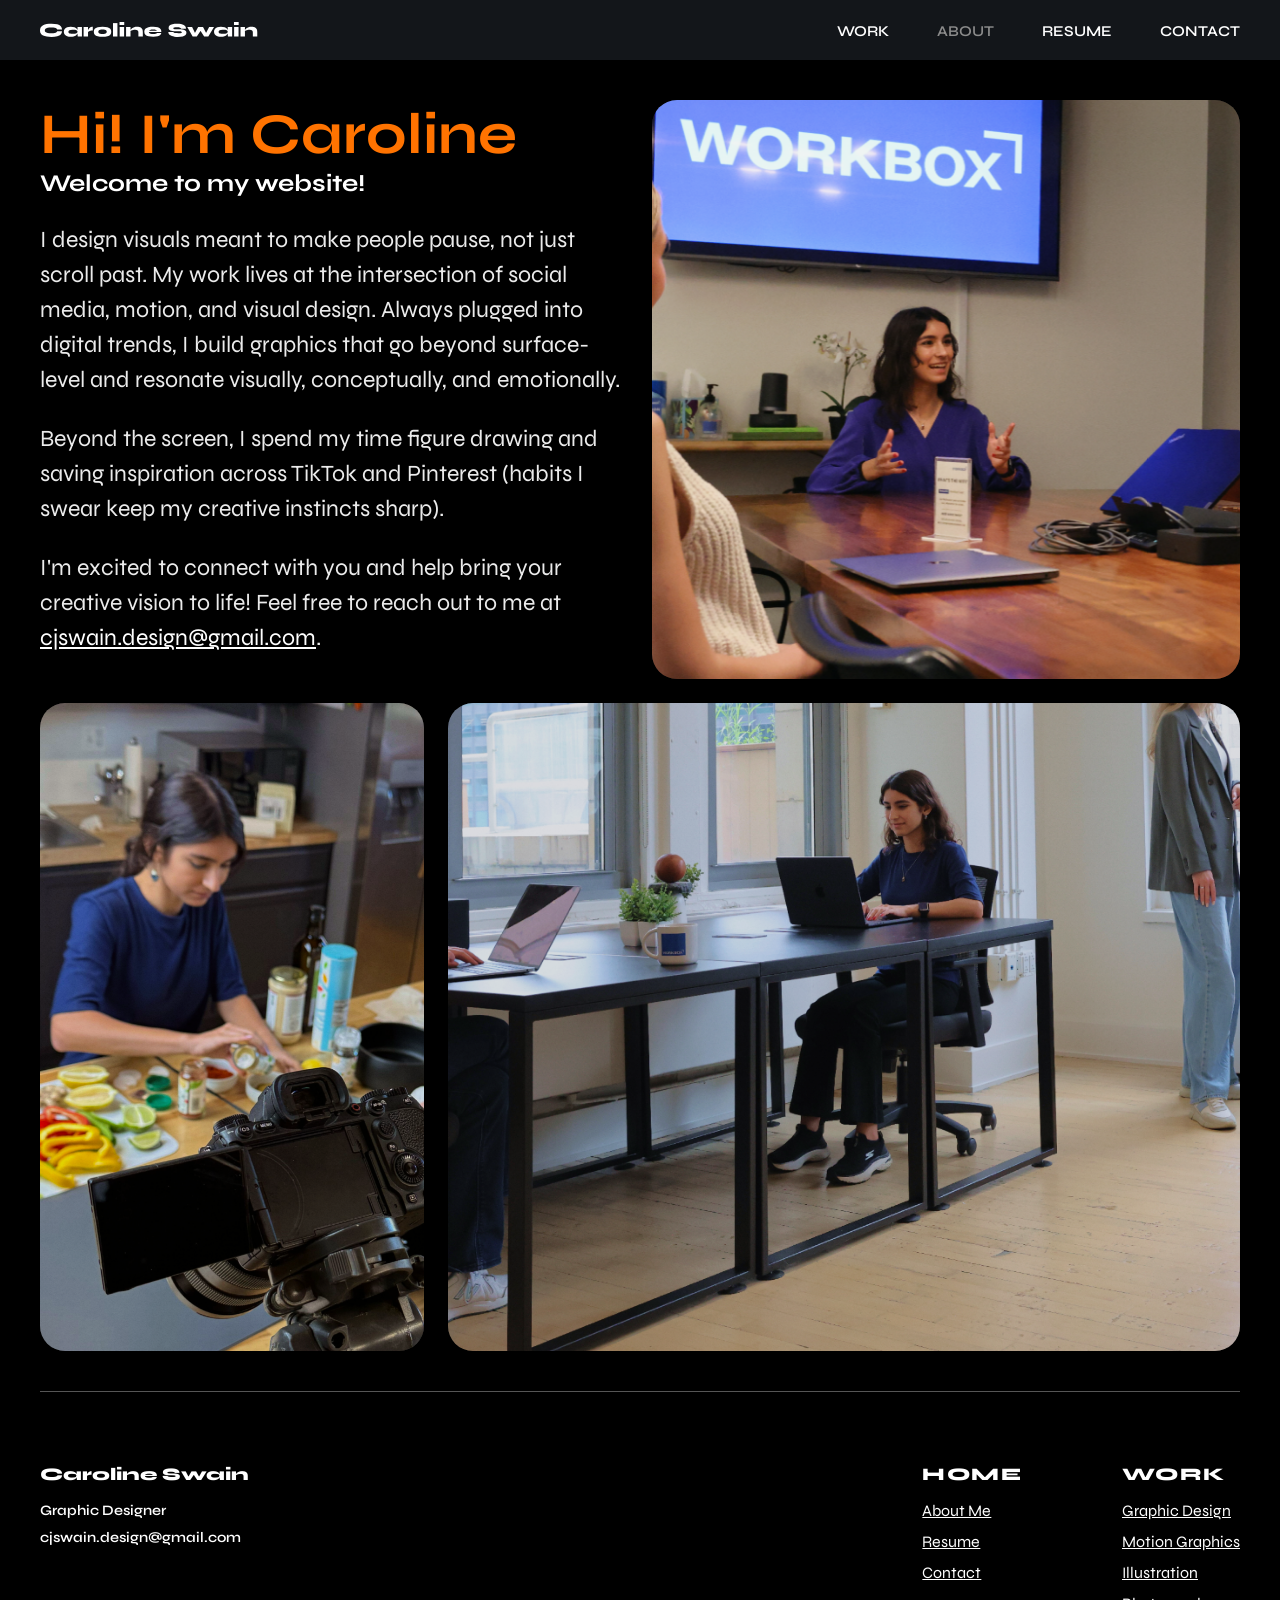
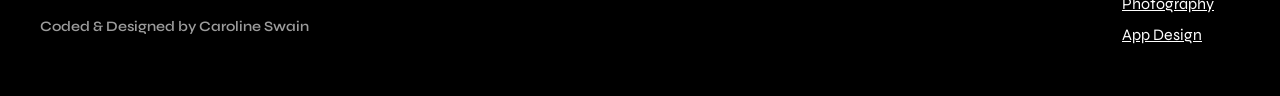
<file: about.html>
<!DOCTYPE html>
<html lang="en">
<head>
    <meta charset="UTF-8">
    <meta name="viewport" content="width=device-width, initial-scale=1.0">
    <title>Swain | About</title>
    <link rel="stylesheet" href="css/styles.css">

    <link rel="preconnect" href="https://fonts.googleapis.com">
    <link rel="preconnect" href="https://fonts.gstatic.com" crossorigin>
    <link href="https://fonts.googleapis.com/css2?family=Syne:wght@400..800&display=swap" rel="stylesheet">
</head>
<body>
      <header class="header">
        <div class = "header__content">
            <a href="index.html" class="logo">
                <img class="logo__image" src="assets/images/CarolineSwain.svg" alt="logo">
            </a>
             <nav class="nav">
             <ul class="nav__list">
                <li class="nav__item nav__item__dropdown">
                    <a href="index.html" class="nav__link nav__link--dropdown">WORK</a>
                    <ul class="dropdown">
                        <li><a href="project1.html">IT'S THAT SIMPLE</a></li>
                        <li><a href="project2.html">LOVET: VET CARE</a></li>
                        <li><a href="project3.html">GELETKA+</a></li>
                    </ul>
                </li>
                    <li class ="nav__item">
                    <a href="about.html" class="nav__link nav__link--active">ABOUT</a>
                 </li>
                    <li class ="nav__item">
                    <a href="resume.html" class="nav__link">RESUME</a>
                 </li>
                    <li class ="nav__item">
                    <a href="contact.html" class="nav__link">CONTACT</a>
                 </li>
             </ul>
             </nav>
        </div>
    </header>

        <script>
document.addEventListener("DOMContentLoaded", function () {
  const dropdownTrigger = document.querySelector(".nav__link--dropdown");
  const dropdownParent = document.querySelector(".nav__item__dropdown");

  dropdownTrigger.addEventListener("click", function (e) {
    // Prevent page jump
    e.preventDefault();

    dropdownParent.classList.toggle("dropdown-open");
  });

  // Close if clicking outside
  document.addEventListener("click", function (e) {
    if (!dropdownParent.contains(e.target)) {
      dropdownParent.classList.remove("dropdown-open");
    }
  });
});
</script>

        <div class="grid-container-about">
            <div class="box box-about-1">
                <section class="about__container">
                    <div class="intro__content__about">
                        <h1 class="intro__title__about">Hi! I'm Caroline </h1>
                          <h2 class="intro_eyebrow__about">Welcome to my website!</h2>
                          <div class="intro__paragraphs__about">
                        <p class="para1">I design visuals meant to make people pause, not just scroll past. My
                            work lives at the intersection of social media, motion, and visual design. Always plugged into digital trends, I build graphics that go beyond
                            surface-level and resonate visually, conceptually, and emotionally.</p>
                        <p class="para2">Beyond the screen, I spend my time figure drawing and saving inspiration
                            across TikTok and Pinterest (habits I swear keep my creative instincts sharp).</p>
                        <p class="para3">I'm excited to connect with you and help bring your creative vision to life!
                            Feel free to reach out to me at <a href="mailto:cjswain.design@gmail.com">cjswain.design@gmail.com</a>.</p>
                      </div>
                </section>
            </div>
            <div class="box box-about-2">
                 <img class="parallax-img" data-offset="-20" data-intensity="120"src="assets/images/IMG_00001.png" alt="IMG1">
            </div>
            <div class="box box-about-3">
                <img class="parallax-img" data-offset="-20" data-intensity="120" src="assets/images/IMG_0003.png" alt="IMG2">
            </div>
            <div class="box box-about-4">
                <img class="parallax-img" data-offset="-20" data-intensity="120" src="assets/images/IMG_0002.png" alt="IMG3">
            </div>
        </div>
        

<script>
  const images = document.querySelectorAll('.parallax-img');

  function parallax() {
    const vh = window.innerHeight;

    images.forEach(img => {
      const box = img.closest('.box');
      const rect = box.getBoundingClientRect();

      if (rect.bottom > 0 && rect.top < vh) {
        const progress =
          (vh - rect.top) / (vh + rect.height);

        const baseOffset = -30;   // keeps focal point safe
        const intensity = 160;

        const translateY =
          baseOffset + (progress - 0.5) * intensity;

        img.style.transform = `translateY(${translateY}px)`;
      }
    });
  }

  window.addEventListener('scroll', parallax);
  window.addEventListener('load', parallax);
</script>

    <div class="footer-divider"></div>
        <footer class="footer">
        <div class="footer__grid">

        <div class="footer__brand">
        <h2 class="footer__name">Caroline Swain</h2>
        <p class="footer__role">Graphic Designer</p>
        <a href="mailto:cjswain.design@gmail.com" class="footer__email">
            cjswain.design@gmail.com
        </a>
        <div class="codedby">
        <p class="footer__codedby">Coded & Designed by Caroline Swain</p>
        </div>
        <div class="footer__socials">
        </div>
        </div>

        <div class="footer__nav-group">
        <nav class="footer__nav">
        <h3 class="footer__heading headingfooterhome">HOME</h3>
        <ul class="homebottompadding">
            <li><a href="pages/about.html">About Me</a></li>
            <li><a href="pages/resume.html">Resume</a></li>
            <li><a href="pages/contact.html">Contact</a></li>
        </ul>
        </nav>

        <nav class="footer__nav">
        <h3 class="footer__heading headingfooterwork">WORK</h3>
        <ul>
            <li><a href="#">Graphic Design</a></li>
            <li><a href="#">Motion Graphics</a></li>
            <li><a href="#">Illustration</a></li>
            <li><a href="#">Photography</a></li>
            <li><a href="#">App Design</a></li>
        </ul>
        </nav>
        </div>
        </div>
    </footer>
    
</body>
</html>
</file>
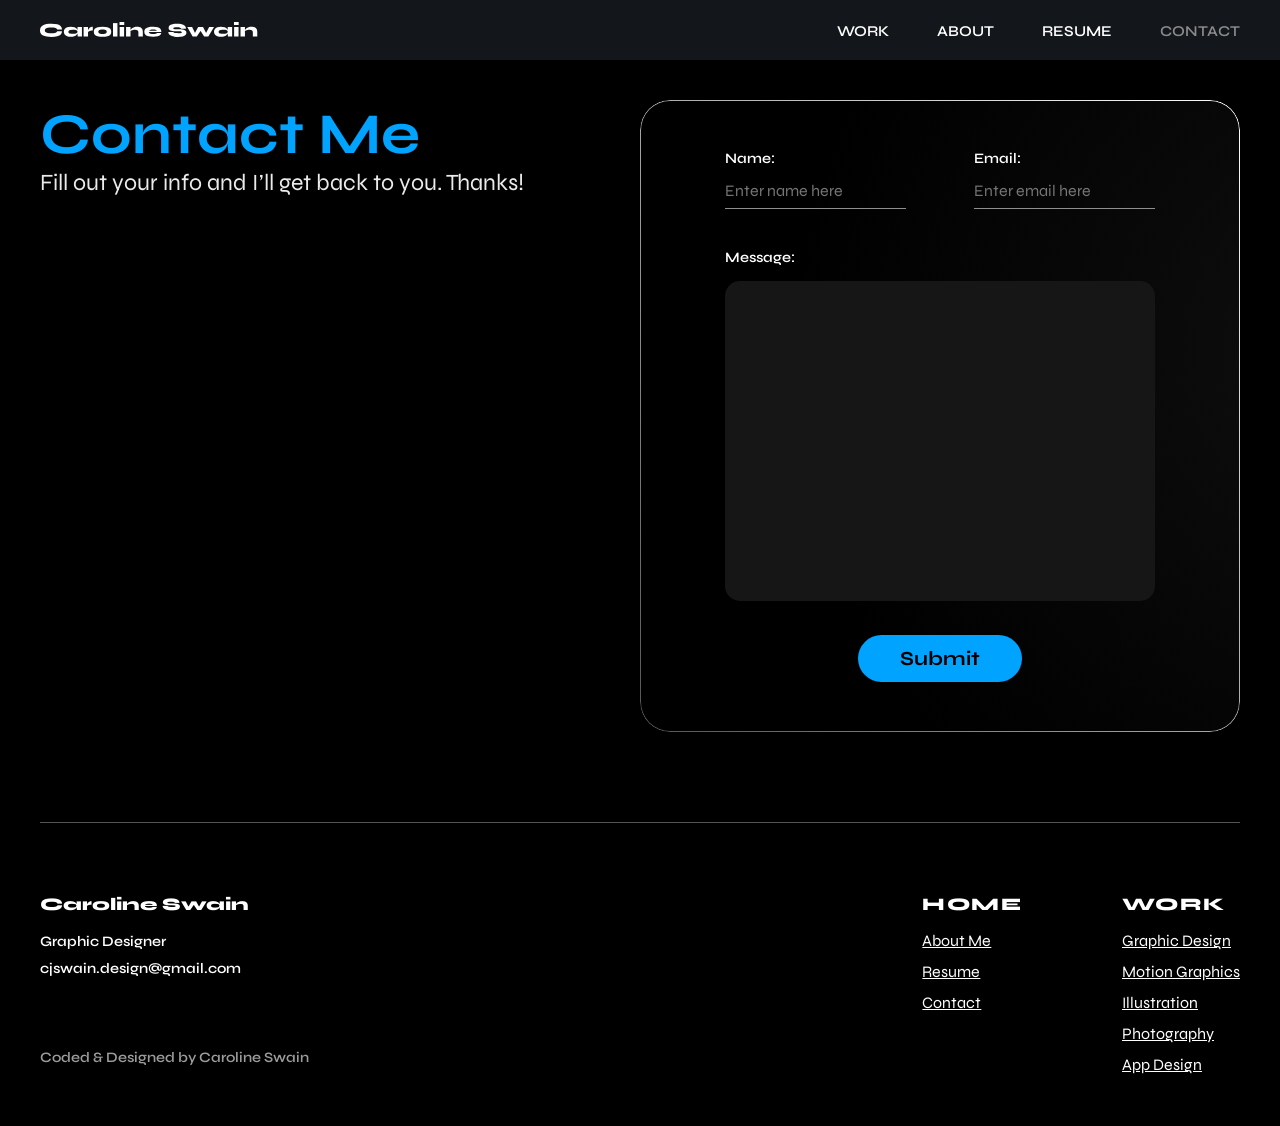
<file: contact.html>
<!DOCTYPE html>
<html lang="en">
<head>
    <meta charset="UTF-8">
    <meta name="viewport" content="width=device-width, initial-scale=1.0">
    <title>Swain | Contact</title>
    <link rel="stylesheet" href="css/styles.css">
    
    <link rel="preconnect" href="https://fonts.googleapis.com">
    <link rel="preconnect" href="https://fonts.gstatic.com" crossorigin>
    <link href="https://fonts.googleapis.com/css2?family=Syne:wght@400..800&display=swap" rel="stylesheet">
</head>
<body>

    <header class="header">
        <div class = "header__content">
            <a href="index.html" class="logo">
                <img class="logo__image" src="assets/images/CarolineSwain.svg" alt="logo">
            </a>
             <nav class="nav">
             <ul class="nav__list">
                <li class="nav__item nav__item__dropdown">
                    <a href="index.html" class="nav__link">WORK</a>
                    <ul class="dropdown">
                        <li><a href="project1.html">IT'S THAT SIMPLE</a></li>
                        <li><a href="project2.html">LOVET: VET CARE</a></li>
                        <li><a href="project3.html">GELETKA+</a></li>
                    </ul>
                </li>
                 </li>
                    <li class ="nav__item">
                    <a href="about.html" class="nav__link">ABOUT</a>
                 </li>
                    <li class ="nav__item">
                    <a href="resume.html" class="nav__link">RESUME</a>
                 </li>
                    <li class ="nav__item">
                    <a href="contact.html" class="nav__link nav__link--active">CONTACT</a>
                 </li>
             </ul>
             </nav>
        </div>
    </header>

        <script>
document.addEventListener("DOMContentLoaded", function () {
  const dropdownTrigger = document.querySelector(".nav__link--dropdown");
  const dropdownParent = document.querySelector(".nav__item__dropdown");

  dropdownTrigger.addEventListener("click", function (e) {
    // Prevent page jump
    e.preventDefault();

    dropdownParent.classList.toggle("dropdown-open");
  });

  // Close if clicking outside
  document.addEventListener("click", function (e) {
    if (!dropdownParent.contains(e.target)) {
      dropdownParent.classList.remove("dropdown-open");
    }
  });
});
</script>

<div class = "contact-grid-container">
        <div class="contact-left">
      <h1 class="contact-title">Contact Me</h1>
      <p class="contact-subtitle">
        Fill out your info and I’ll get back to you. Thanks!
      </p>
    </div>

    <div class="contact-right">
      <form class="contact-panel" name="contact" method="POST" data-netlify="true">
        <input type="hidden" name="form-name" value="contact">

        <div class="contact-row">
          <div class="field">
            <label>Name:</label>
            <input type="text" name="name" placeholder="Enter name here" required>
          </div>

          <div class="field">
            <label>Email:</label>
            <input type="email" name="email" placeholder="Enter email here" required>
          </div>
        </div>

        <div class="field">
          <label>Message:</label>
          <textarea name="message" required></textarea>
        </div>

        <button class="contact-btn" type="submit">Submit</button>
      </form>
    </div>
  </div>
    <div class="footer-divider"></div>
        <footer class="footer">
        <div class="footer__grid">

        <div class="footer__brand">
        <h2 class="footer__name">Caroline Swain</h2>
        <p class="footer__role">Graphic Designer</p>
        <a href="mailto:cjswain.design@gmail.com" class="footer__email">
            cjswain.design@gmail.com
        </a>
        <div class="codedby">
        <p class="footer__codedby">Coded & Designed by Caroline Swain</p>
        </div>
        <div class="footer__socials">
        </div>
        </div>

        <div class="footer__nav-group">
        <nav class="footer__nav">
        <h3 class="footer__heading">HOME</h3>
        <ul class="homebottompadding">
            <li><a href="pages/about.html">About Me</a></li>
            <li><a href="pages/resume.html">Resume</a></li>
            <li><a href="pages/contact.html">Contact</a></li>
        </ul>
        </nav>

        <nav class="footer__nav">
        <h3 class="footer__heading headingfooterwork">WORK</h3>
        <ul>
            <li><a href="#">Graphic Design</a></li>
            <li><a href="#">Motion Graphics</a></li>
            <li><a href="#">Illustration</a></li>
            <li><a href="#">Photography</a></li>
            <li><a href="#">App Design</a></li>
        </ul>
        </nav>
        </div>

    </footer>
</body>
</html>
</file>
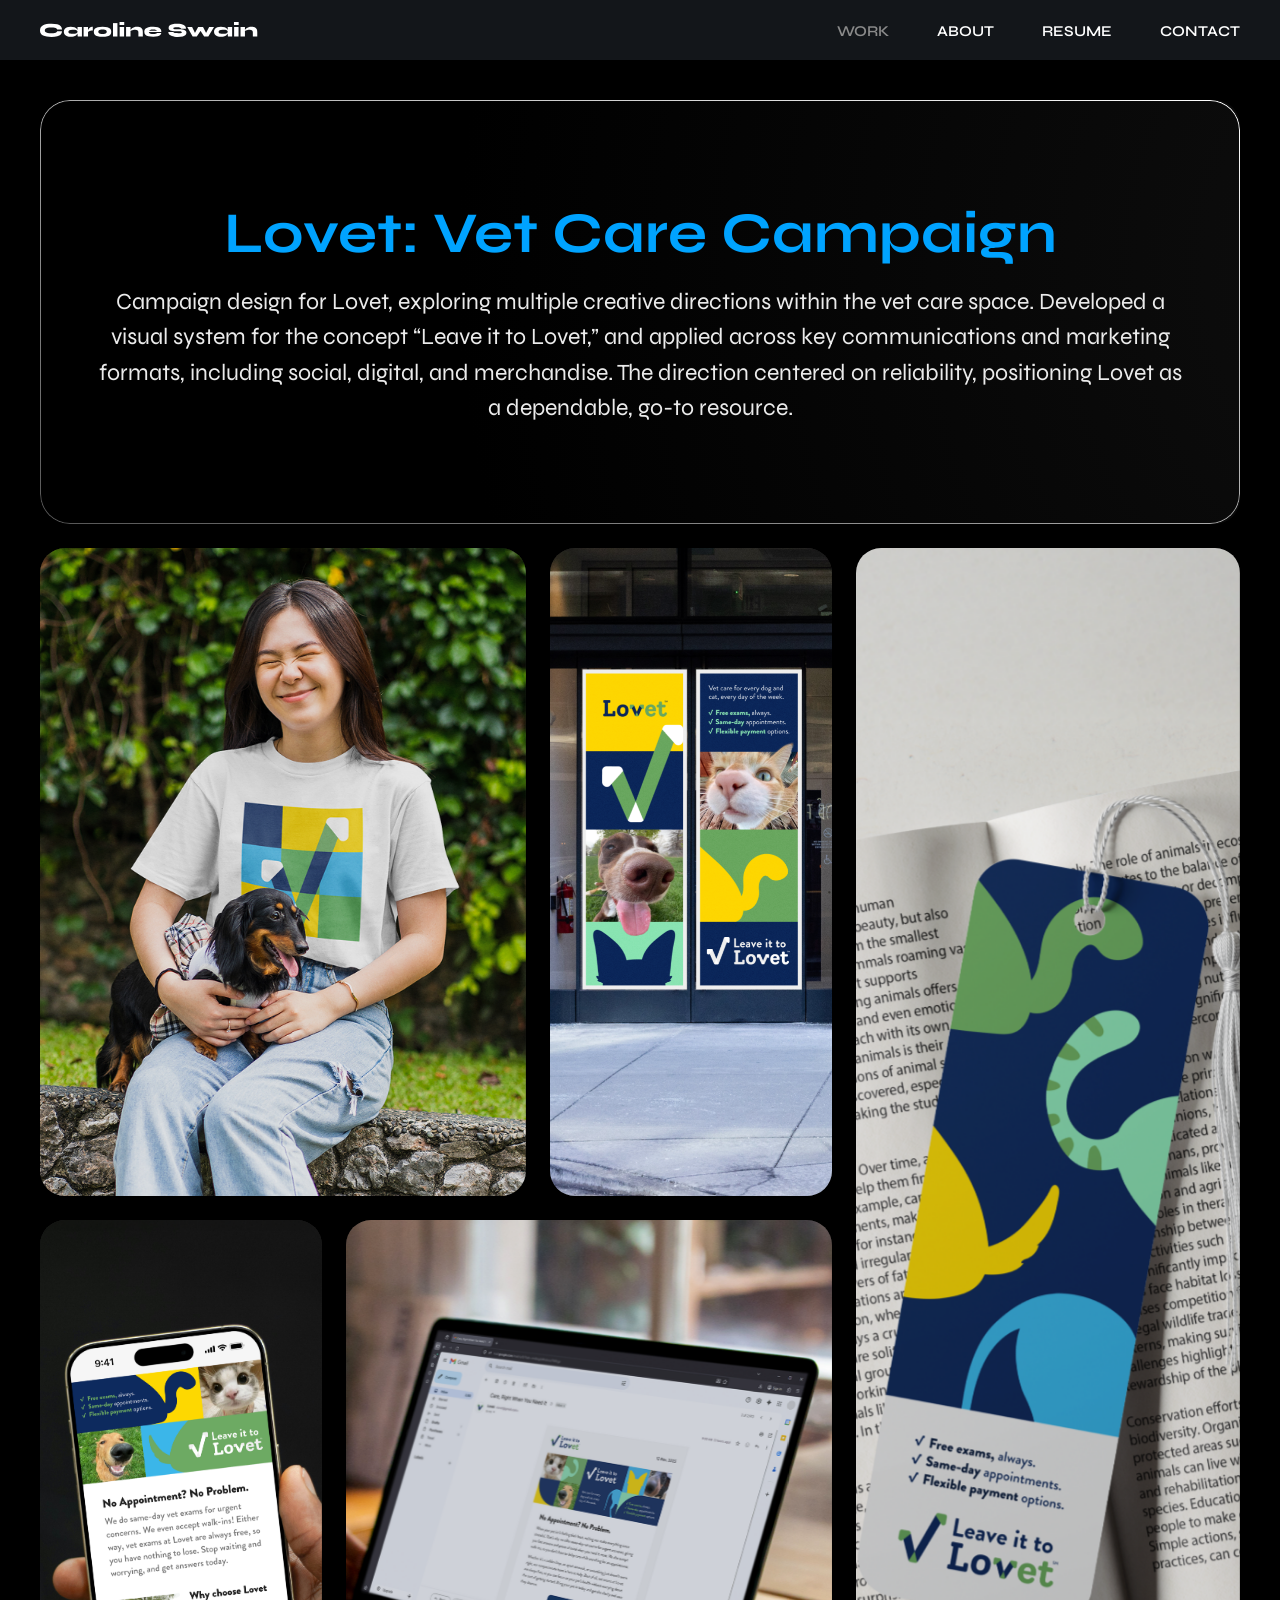
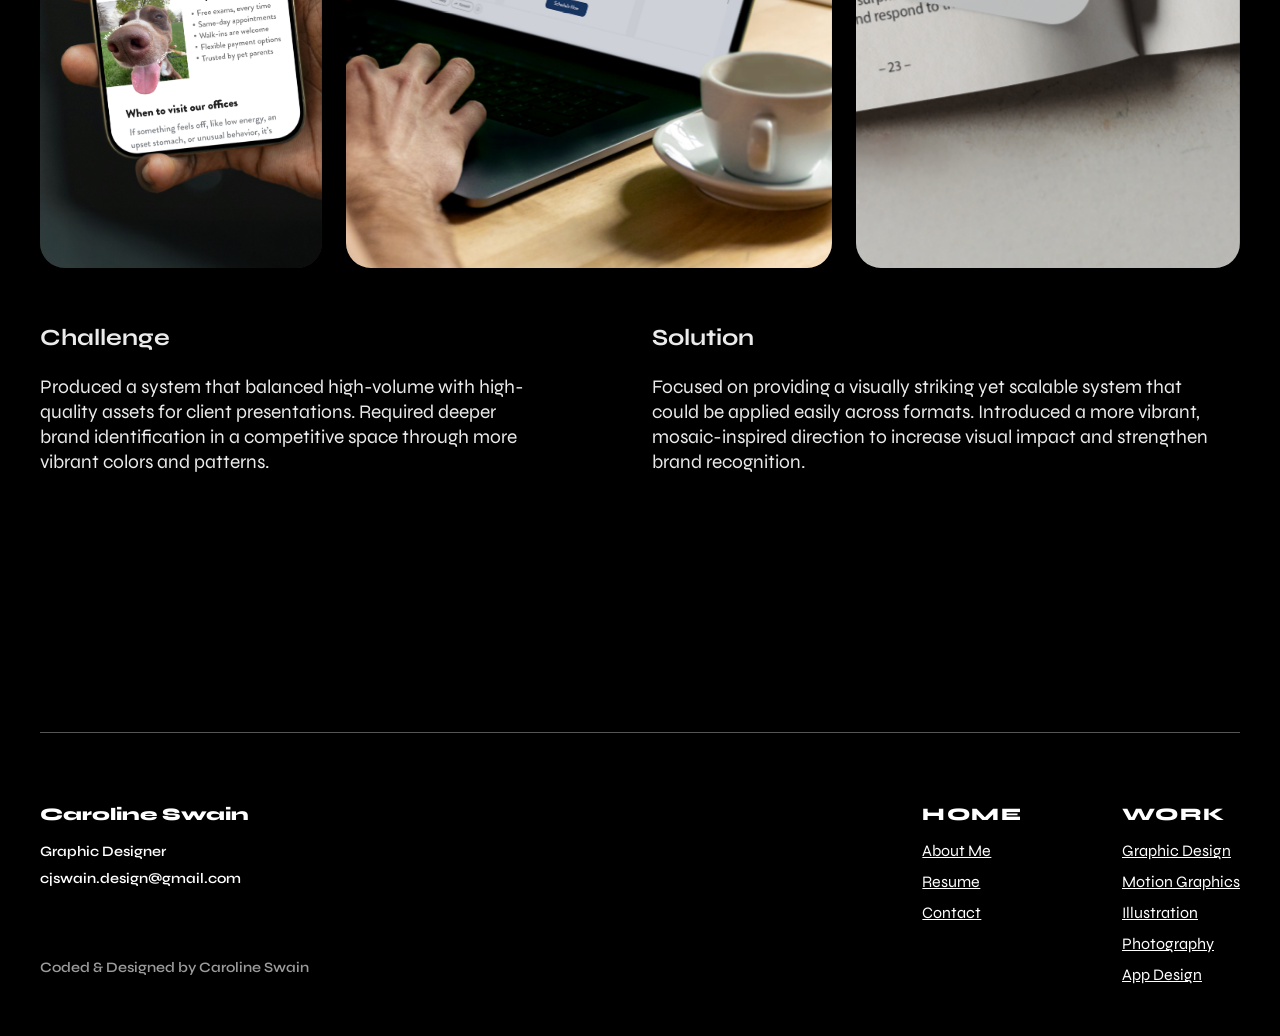
<file: project2.html>
<!DOCTYPE html>
<html lang="en">
<head>
    <meta charset="UTF-8">
    <meta name="viewport" content="width=device-width, initial-scale=1.0">
    <title>Caroline Swain | Lovet: Vet Care</title>
    <link rel="stylesheet" href="css/styles.css">

    <link rel="preconnect" href="https://fonts.googleapis.com">
    <link rel="preconnect" href="https://fonts.gstatic.com" crossorigin>
    <link href="https://fonts.googleapis.com/css2?family=Syne:wght@400..800&display=swap" rel="stylesheet">
</head>
<body>
       
    <header class="header">
        <div class = "header__content">
            <a href="index.html" class="logo">
                <img class="logo__image" src="assets/images/CarolineSwain.svg" alt="logo">
            </a>
             <nav class="nav">
             <ul class="nav__list">
                <li class="nav__item nav__item__dropdown">
                    <a href="index.html" class="nav__link nav__link--active">WORK</a>
                    <ul class="dropdown">
                        <li><a href="project1.html">IT'S THAT SIMPLE</a></li>
                        <li><a href="project2.html" class="nav__link nav__link--active">LOVET: VET CARE</a></li>
                        <li><a href="project3.html">GELETKA+</a></li>
                    </ul>
                </li>
                 </li>
                    <li class ="nav__item">
                    <a href="about.html" class="nav__link">ABOUT</a>
                 </li>
                    <li class ="nav__item">
                    <a href="resume.html" class="nav__link">RESUME</a>
                 </li>
                    <li class ="nav__item">
                    <a href="contact.html" class="nav__link">CONTACT</a>
                 </li>
             </ul>
             </nav>
        </div>
    </header>

        <script>
document.addEventListener("DOMContentLoaded", function () {
  const dropdownTrigger = document.querySelector(".nav__link--dropdown");
  const dropdownParent = document.querySelector(".nav__item__dropdown");

  dropdownTrigger.addEventListener("click", function (e) {
    // Prevent page jump
    e.preventDefault();

    dropdownParent.classList.toggle("dropdown-open");
  });

  // Close if clicking outside
  document.addEventListener("click", function (e) {
    if (!dropdownParent.contains(e.target)) {
      dropdownParent.classList.remove("dropdown-open");
    }
  });
});
</script>

      
        <div class="grid-container-project">

            <div class="box box-project-1">
                <div class="intro__group">
                    <h1 class="intro__project__title">Lovet: Vet Care Campaign</h1>
                    <div class="intro__project__paragraphs">
                        <p class="intro__project__para1">Campaign design for Lovet, exploring multiple creative directions within the vet care space. Developed a visual system for the concept “Leave it to Lovet,” and applied across key communications and marketing formats, including social, digital, and merchandise. The direction centered on reliability, positioning Lovet as a dependable, go-to resource.</p>
                    </div>
                </div>
            </div>

            <div class="box box-project-2">
            <img class="parallax-img" data-offset="-20" data-intensity="120" src="assets/images/indeximgs/lovet_thumbnail01.png" alt="Lovet Thumbnail 01">
            </div>
            <div class="box box-project-3">
            <img class="parallax-img" data-offset="-20" data-intensity="120" src="assets/images/indeximgs/lovet_thumbnail02.png" alt="Lovet Thumbnail 02">
            </div>
            <div class="box box-project-4">
            <img class="parallax-img" data-offset="-20" data-intensity="120" src="assets/images/Project2/Lovet_bookmark_01.png" alt="Lovet Phone thumbnail">
            </div>
            <div class="box box-project-5">
            <img class="parallax-img" data-offset="-20" data-intensity="120" src="assets/images/Project2/Lovet_Phone_001.png" alt="Lovet Phone thumbnail">
            </div>
            <div class="box box-project-6">
            <img class="parallax-img" data-offset="-20" data-intensity="120" src="assets/images/Project2/Lovet_Desktop_01.png" alt="Lovet Phone thumbnail">
            </div>

            <div class="box box-project-7">
                <div class="challenge__group">
                    <div class="challenge__header__group">
                    <!-- <h2 class="challenge__title">Challenge</h2> -->
                    <h3 class="challenge__subtitle">Challenge</h3>
                    </div>
                    <p class="challenge__description">Produced a system that balanced high-volume with high-quality assets for client presentations. 
Required deeper brand identification in a competitive space through more vibrant colors and patterns.</p>
                </div>
            </div>
            <div class="box box-project-8">
                <div class="solution__group">
                    <div class="solution__header__group">
                    <!-- <h2 class="solution__title">Solution</h2> -->
                    <h3 class="solution__subtitle">Solution</h3>
                    </div>
                    <p class="solution__description">Focused on providing a visually striking yet scalable system that could be applied easily across formats. Introduced a more vibrant, mosaic-inspired direction to increase visual impact and strengthen brand recognition.
</p>
                </div>
            </div>
        </div>
        
        <div class="footer-divider"></div>
        <footer class="footer">
        <div class="footer__grid">

        <div class="footer__brand">
        <h2 class="footer__name">Caroline Swain</h2>
        <p class="footer__role">Graphic Designer</p>
        <a href="mailto:cjswain.design@gmail.com" class="footer__email">
            cjswain.design@gmail.com
        </a>
        <div class="codedby">
        <p class="footer__codedby">Coded & Designed by Caroline Swain</p>
        </div>
        <div class="footer__socials">
        </div>
        </div>

        <div class="footer__nav-group">
        <nav class="footer__nav">
        <h3 class="footer__heading">HOME</h3>
        <ul class="homebottompadding">
            <li><a href="pages/about.html">About Me</a></li>
            <li><a href="pages/resume.html">Resume</a></li>
            <li><a href="pages/contact.html">Contact</a></li>
        </ul>
        </nav>

        <nav class="footer__nav">
        <h3 class="footer__heading headingfooterwork">WORK</h3>
        <ul>
            <li><a href="#">Graphic Design</a></li>
            <li><a href="#">Motion Graphics</a></li>
            <li><a href="#">Illustration</a></li>
            <li><a href="#">Photography</a></li>
            <li><a href="#">App Design</a></li>
        </ul>
        </nav>
        </div>

    </footer>
        <script>
  const images = document.querySelectorAll('.parallax-img');

  function parallax() {
    const vh = window.innerHeight;

    images.forEach(img => {
      const box = img.closest('.box');
      const rect = box.getBoundingClientRect();

      if (rect.bottom > 0 && rect.top < vh) {
        const progress =
          (vh - rect.top) / (vh + rect.height);

        const baseOffset = -30;   // keeps focal point safe
        const intensity = 160;

        const translateY =
          baseOffset + (progress - 0.5) * intensity;

        img.style.transform = `translateY(${translateY}px)`;
      }
    });
  }

  window.addEventListener('scroll', parallax);
  window.addEventListener('load', parallax);
</script>
</body>
</html>
</file>
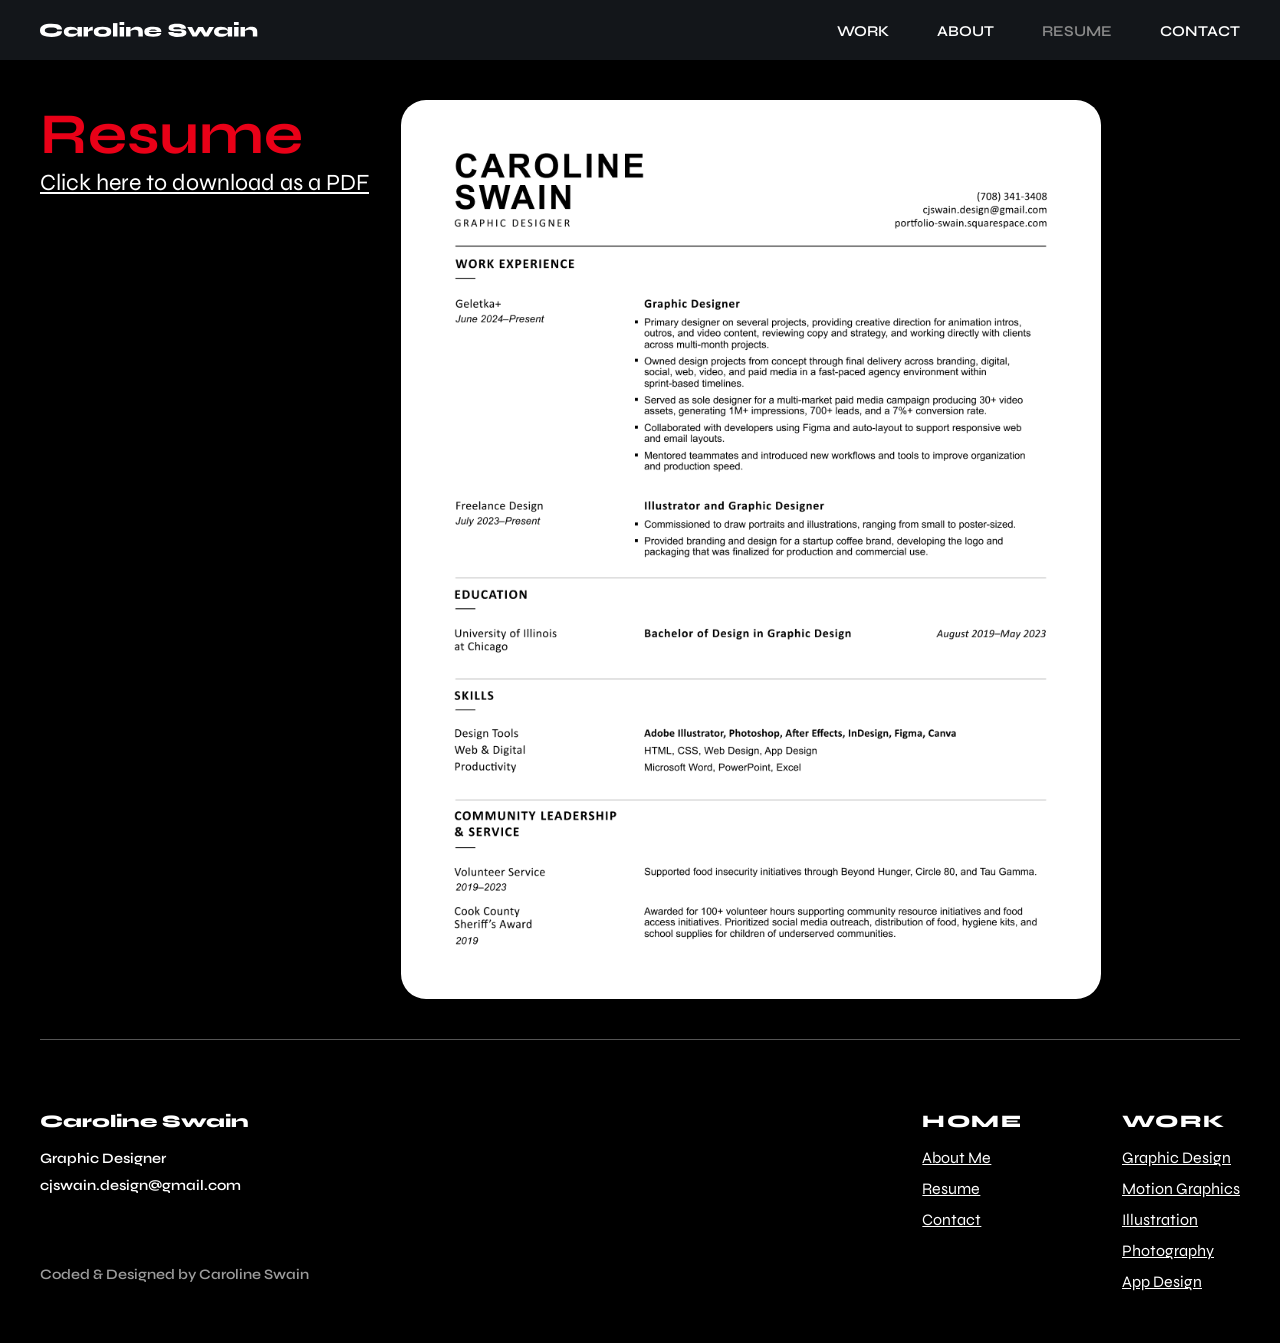
<file: resume.html>
<!DOCTYPE html>
<html lang="en">
<head>
    <meta charset="UTF-8">
    <meta name="viewport" content="width=device-width, initial-scale=1.0">
    <title>Swain | Resume</title>
    <link rel="stylesheet" href="css/styles.css">

    <link rel="preconnect" href="https://fonts.googleapis.com">
    <link rel="preconnect" href="https://fonts.gstatic.com" crossorigin>
    <link href="https://fonts.googleapis.com/css2?family=Syne:wght@400..800&display=swap" rel="stylesheet">
</head>
<body>
    <header class="header">
        <div class = "header__content">
            <a href="index.html" class="logo">
                <img class="logo__image" src="assets/images/CarolineSwain.svg" alt="logo">
            </a>
             <nav class="nav">
             <ul class="nav__list">
                <li class="nav__item nav__item__dropdown">
                    <a href="index.html" class="nav__link">WORK</a>
                    <ul class="dropdown">
                        <li><a href="project1.html">IT'S THAT SIMPLE</a></li>
                        <li><a href="project2.html">LOVET: VET CARE</a></li>
                        <li><a href="project3.html">GELETKA+</a></li>
                    </ul>
                </li>
                 </li>
                    <li class ="nav__item">
                    <a href="about.html" class="nav__link">ABOUT</a>
                 </li>
                    <li class ="nav__item">
                    <a href="resume.html" class="nav__link nav__link--active">RESUME</a>
                 </li>
                    <li class ="nav__item">
                    <a href="contact.html" class="nav__link">CONTACT</a>
                 </li>
             </ul>
             </nav>
        </div>
    </header>

        <script>
document.addEventListener("DOMContentLoaded", function () {
  const dropdownTrigger = document.querySelector(".nav__link--dropdown");
  const dropdownParent = document.querySelector(".nav__item__dropdown");

  dropdownTrigger.addEventListener("click", function (e) {
    // Prevent page jump
    e.preventDefault();

    dropdownParent.classList.toggle("dropdown-open");
  });

  // Close if clicking outside
  document.addEventListener("click", function (e) {
    if (!dropdownParent.contains(e.target)) {
      dropdownParent.classList.remove("dropdown-open");
    }
  });
});
</script>

  <div class="resume-layout-grid">
    <div class="resume-left">
      <h1 class="resume-title">Resume</h1>
      <p class="resume-download">
        <a href="assets/images/Caroline-Swain-Design-Resume-2026.pdf" target="_blank">
          Click here to download as a PDF
        </a>
      </p>
    </div>

    <div class="resume-right">
      <img 
        src="assets/images/Caroline-Swain-Design-Resume-2026.png" 
        alt="Caroline Swain Resume"
      >
    </div>
  </div>

    <div class="footer-divider"></div>
        <footer class="footer">
        <div class="footer__grid">

        <div class="footer__brand">
        <h2 class="footer__name">Caroline Swain</h2>
        <p class="footer__role">Graphic Designer</p>
        <a href="mailto:cjswain.design@gmail.com" class="footer__email">
            cjswain.design@gmail.com
        </a>
        <div class="codedby">
        <p class="footer__codedby">Coded & Designed by Caroline Swain</p>
        </div>
        <div class="footer__socials">
        </div>
        </div>

        <div class="footer__nav-group">
        <nav class="footer__nav">
        <h3 class="footer__heading">HOME</h3>
        <ul class="homebottompadding">
            <li><a href="pages/about.html">About Me</a></li>
            <li><a href="pages/resume.html">Resume</a></li>
            <li><a href="pages/contact.html">Contact</a></li>
        </ul>
        </nav>

        <nav class="footer__nav">
        <h3 class="footer__heading headingfooterwork">WORK</h3>
        <ul>
            <li><a href="#">Graphic Design</a></li>
            <li><a href="#">Motion Graphics</a></li>
            <li><a href="#">Illustration</a></li>
            <li><a href="#">Photography</a></li>
            <li><a href="#">App Design</a></li>
        </ul>
        </nav>
        </div>

    </footer>
</body>
</html>
</file>
<file: css/styles.css>
/* Reset CSS */
*{
    margin: 0;
    padding: 0;
    box-sizing: border-box;
}
a,
a:visited {
    text-decoration: none;
    color: #ffffff;
}
p{
    color:#fff;
    font-weight:400;
}
ul{
    list-style: none;
}

body {
    background-color: #000000;
    font-family: 'Syne', sans-serif;
    /* min-height: 5000px; */
    padding-top: 60px;
}

.contact-panel textarea::-webkit-scrollbar {
    width: 8px;
}
.contact-panel textarea::-webkit-scrollbar-track {
    background: #111;
}
.contact-panel textarea::-webkit-scrollbar-thumb {
    background-color: #555555;
    border-radius: 8px;
    border: 2px solid #111;
}

.header {
    background-color: rgb(19, 22, 26);
    position:fixed;
    width:100%;
    top:0;
    z-index: 1000;
}
.header__content{
    display: flex;
    align-items: center;
    justify-content: space-between;
    min-height:60px;
    width: 100%;
    padding: 0 40px;
}
.logo{
}
.logo__image{
    height: .95rem;
    display: block;
}
.nav{
}
.nav__link{
    color: #fff;
    font-size: 15px;
    font-weight: 600;
}
.nav__list{
    display:flex;
    column-gap: 3rem;
}
.nav__item{
}
.nav__link {
    color: #ffffff;
    transition: color 0.2s ease;
}

.nav__link:hover,
.nav__link:focus {
    color: #E90017;
}

.nav__link.nav__link--active:hover,
.nav__link.nav__link--active:focus {
    color: #E90017; /* light up when hovered even if active */
}


/* DROPDOWN */

.nav__item__dropdown {
    position: relative;
}

.nav__link.nav__link--active {
    color:  #8b8b8b;
}

/* Dropdown container */
.dropdown {
    position: absolute;
    top: 155%;
    left: -12px;
    background-color: rgb(21, 24, 29);
    border-radius: 10px;
    padding: 10px 0;
    min-width: 180px;
    display: flex;
    flex-direction: column;

    opacity: 0;
    visibility: hidden;
    transform: translateY(10px);
    transition: 
        opacity 0.2s ease,
        transform 0.2s ease,
        visibility 0.2s ease;

    box-shadow: 0 10px 30px rgba(0,0,0,0.4);
    z-index: 1002;
}

/* Dropdown links */
.dropdown li a {
    padding: 10px 15px;
    font-size: 14px;
    font-weight: 700;
    color: #ffffff;
    display: block;
    transition: color 0.2s ease, background 0.2s ease;
}
.nav__item__dropdown.dropdown-open .dropdown {
    opacity: 1;
    visibility: visible;
    transform: translateY(0);
}
/* Hover state */
.dropdown li a:hover {
    color: #E90017;
}

.dropdown li:not(:last-child) {
    border-bottom: 1px solid rgba(255,255,255,0.05);
}
/* Show dropdown on hover */
.nav__item__dropdown:hover .dropdown {
    opacity: 1;
    visibility: visible;
    transform: translateY(0);
}

/* END OF DROPDOWN */

.home__container{
    margin-top: 1rem;
}   
.intro__content{
    padding-top: 1rem;
    padding-left: 40px;
}
.about__container{

}  
.intro__content__about{
    display: flex;
    flex-direction: column;
    align-items: flex-start;
}
.intro_eyebrow__about{
    color: #fff;
    font-size: clamp(1.5rem, 1.8vw, 6rem);
    font-weight: 700;
}
.intro__title__about{
    color: #FF7300;
    /* font-size: clamp(3rem, 4.2vw, 12.5rem); */
      /* font-size: clamp(3rem, 1.5vw + 2.5rem, 12.5rem); */
          font-size: clamp(3rem, 3vw + 1.2rem, 4.5rem);
              /* font-size: 4.5rem; */
    font-weight: 700;
}
.intro__title__index{
    color: #fff;
    font-size: clamp(1.5rem, 2.8vw, 9.5rem);
    font-weight: 700;
}
.intro__content__about p {
    margin-bottom: 1.5rem;
    font-weight: 400;
    font-size: clamp(1.2rem, 1.1vw + 1rem, 1.45rem);
    max-width: 60ch;
    line-height: 1.51;
    color:#ebebeb;
}
.intro__paragraphs__about{
    margin-top: 1.5rem;
}
.intro__paragraphs__about a{
    text-decoration: underline;
}
.intro__paragraphs__about a:hover{
    color: #E90017;
    transition: color 0.2s ease;
}
.grid-container-about {
    display: grid;
    grid-template-columns: repeat(12, 1fr);
    gap: 1.5rem;
    margin-top: 40px;
    margin-bottom: 40px;
    width: 100%;
    padding: 0 40px;
    grid-auto-rows: minmax(200px, auto);

    transition:
      grid-template-columns 0.6s ease,
      gap 0.6s ease,
      padding 0.6s ease; 
}

/* PROJECT PAGE */
.intro__group{
    max-width: 1090px;
}
.intro__project__title{
    color: #00A3FF;
    font-size: clamp(3rem, 3vw + 1.2rem, 4.5rem);
    font-weight: 700;
    padding-bottom:1rem;
}

.intro__project__paragraphs{
    color:#ebebeb;
    font-size: clamp(1.25rem, 1.1vw + 1rem, 1.45rem);
    line-height: 1.51;
}
.intro__project__para1{
    color:#ebebeb;
}
/* Project challenge */
.challenge__group{
}
.challenge__header__group{
    padding-bottom: 1.5rem;
}
.challenge__title{
    color:#fff;
    font-size: clamp(2.5rem, 2vw + 1rem, 3rem);
}
.challenge__subtitle{
    color:#ebebeb;
    font-size: clamp(1.25rem, 1.1vw + 1rem, 1.45rem);

}
.challenge__description{
    color:#ebebeb;
    line-height: 1.3;
    font-size: clamp(1rem, 1vw + 1rem, 1.2rem);
}
/* Project solution */
.solution__group{

}
.solution__header__group{
    padding-bottom: 1.5rem;
}
.solution__title{
    color:#fff;
    font-size: clamp(2.5rem, 2vw + 1rem, 3rem);
}
.solution__subtitle{
    color:#ebebeb;
    font-size: clamp(1.25rem, 1.1vw + 1rem, 1.45rem);
}
.solution__description{
    color:#ebebeb;
    line-height: 1.3;
    font-size: clamp(1rem, 1vw + 1rem, 1.2rem);
}
/* Project grid */
.grid-container-project {
    display: grid;
    grid-template-columns: repeat(12, 1fr);
    gap: 1.5rem;
    margin-top: 40px;
    margin-bottom: 40px;
    width: 100%;
    padding: 0 40px;
    grid-auto-rows: minmax(200px, auto);

    transition:
      grid-template-columns 0.6s ease,
      gap 0.6s ease,
      padding 0.6s ease; 
}
.box-project-1 {
    grid-column: 1 / span 12;
    grid-row: 1 / span 2;

    display: flex;               /* make it a flex container */
    flex-direction: column;      /* stack title + paragraph vertically */
    justify-content: center;     /* vertical centering */
    align-items: center;         /* horizontal centering */
    text-align: center;
    padding: 4rem 2rem;
    background: radial-gradient(circle at 120% 40%, #0f0f0f 0%, #000000 70%);
    border-radius: 30px;
    background: radial-gradient(circle at 120% 40%, #0f0f0f 0%, #000000 70%);
    overflow: hidden;
    z-index: 0;
}
.box-project-1::before{
    content: "";
    position: absolute;
    inset: 0;
    border-radius: 30px;
    padding: 1px;
    background: linear-gradient(to bottom left, #ffffff, #555555);
    -webkit-mask:
    linear-gradient(#fff 0 0) content-box, 
    linear-gradient(#fff 0 0);
    -webkit-mask-composite: destination-out;
    mask-composite: exclude;
    pointer-events: none;
    z-index: -1;
}

.box-project-2 {
    grid-column: 1 / span 5;
    grid-row: 3 / span 3;
}
.box-project-3 {
    grid-column: 6 / span 3;
    grid-row: 3 / span 3;
}
.box-project-4 {
    grid-column: 9 / span 4;
    grid-row: 3 / span 6;
}
.box-project-5 {
    grid-column: 1 / span 3;
    grid-row: 6 / span 3;
}
.box-project-6 {
    grid-column: 4 / span 5;
    grid-row: 6 / span 3;
}
.box-project-7 {
    grid-column: 1 / span 6;
    grid-row: 9 / span 1;
    color: #000;
    background-color: #000 !important;
    padding-top: 2rem;
    padding-right: 5.5rem;
}
.box-project-8 {
    grid-column: 7 / span 6;
    grid-row: 9 / span 1;
    color: #000;
    background-color: #000 !important;
    padding-top: 2rem;
    padding-right: 2rem;
}
/* END OF PROJECT PAGE */

.grid-container {
    display: grid;
    grid-template-columns: repeat(12, 1fr);
    gap: 1.5rem;
    margin-top: 40px;
    margin-bottom: 40px;
    width: 100%;
    padding: 0 40px;
    grid-auto-rows: minmax(200px, auto);

    transition:
      grid-template-columns 0.6s ease,
      gap 0.6s ease,
      padding 0.6s ease; 
}

.box {
    background-color: #1E1E1E;
    min-height: 400px;
    border-radius: 25px;
    transition: all 0.4s ease;
    overflow: hidden;
    position: relative;
}
.box img {
    width: 100%;
    object-fit: cover;
    object-position: center;
    border-radius: 0;
    display: block;
    overflow: hidden;
}

.parallax-img {
    width: 100%;
    height: 120%;
    object-fit: cover;
    transform: translateY(0);
    will-change: transform;
    top: 0;
    left: 0;
    position: absolute;
}


.box-about-1{
    grid-column: 1 / span 6;
    grid-row: 1 / span 1;
    color: #000;
    background-color: #000 !important;
}
.box-about-2{
    grid-column: 7 / span 6;
    grid-row: 1 / span 1;
}
.box-about-3{
    grid-column: 1 / span 4;
    grid-row: 2 / span 3;
}
.box-about-4{
    grid-column: 5 / span 8;
    grid-row: 2 / span 3;
}

.box-1 {
    grid-column: 1 / span 5;
    grid-row: 1 / span 3;
}
.box-2 {
    grid-column: 6 / span 3;
    grid-row: 1 / span 3;
}
.box-3 {
    grid-column: 9 / span 4;
    grid-row: 1 / span 3;
}
.box-4 {
    grid-column: 1 / span 3;
    grid-row: 4 / span 3;
}
.box-5 {
    grid-column: 4 / span 5;
    grid-row: 4 / span 3;
}
.box-6 {
    grid-column: 9 / span 4;
    grid-row: 4 / span 3;
}
.box-7{
    grid-column: 1 / span 12;
    grid-row: 7 / span 3;
}
.resume-download a:hover,
.resume-download a:focus {
  color: #E90017;
}
.resume-download {
    color:#ebebeb;
}
.resume-download a {
    color: #ffffff;
    transition: color 0.2s ease;
    font-size: clamp(1.25rem, 1.1vw + 1rem, 1.45rem);
    text-decoration: underline;
    white-space: nowrap;
}
h1 {
    margin-top: 0px;
    margin-bottom: 0px;
}
.resume-layout-grid {
    display: grid;
    grid-template-columns: 1fr auto 1fr;
    grid-template-rows: auto;
    gap: 2rem;
    align-items: start;
    padding: 40px 40px;
}
.resume-left {
    grid-column: 1 / 2;
    grid-row: 1 / 2;
    max-width: 420px;
}
.resume-right {
    background: white;
    border-radius: 25px;
    padding: 10px 10px;
    max-width: 700px;
    grid-column: 2 / 3;
    grid-row: 1 / 2;
    justify-self: center;
}
.resume-title {
    color: #E90017;
    font-size: clamp(3rem, 3vw + 1.2rem, 4.5rem);
    /* font-size: clamp(3rem, 3vw + 1.2rem, 12.5rem); */
    /* font-size: clamp(3rem, 4.2vw, 12.5rem); */
    /* font-size: clamp(3rem, 1.5vw + 2.5rem, 12.5rem); */
    font-weight: 700;
}
.resume-embed {
    background: #1E1E1E;
    border-radius: 25px;
    overflow: hidden;
}

.resume-right img {
    width: 100%;
    height: auto;
    display: block;
}

/* CONTACT PAGE LAYOUT */

.contact-grid-container {
    grid-template-columns: 1fr 1fr;
    gap: 0rem;
    margin-left: 0; 
    max-width: 1400px;
    padding-left: 40px;
    padding-top: 40px;
    padding-right: 40px;
    padding-bottom: 90px;
    display: grid;
}
/* LEFT SIDE */
.contact-right {
    justify-content: flex-end;
}
.contact-title {
    color: #00A3FF;
    /* font-size: clamp(3rem, 1.5vw + 2.5rem, 12.5rem); */
    font-size: clamp(3rem, 3vw + 1.2rem, 4.5rem);
    font-weight: 700;
}
.contact-subtitle {
    color:#ebebeb;
    font-size: clamp(1.25rem, 1.1vw + 1rem, 1.45rem);
    max-width: 40ch;
}
.contact-left {
    max-width: 65ch;
}
.contact-panel {
    position: relative;
    min-width: 300px;  
    border-radius: 30px;
    padding: 50px 85px;
    background: radial-gradient(circle at 120% 40%, #0f0f0f 0%, #000000 70%);
    overflow: hidden;
    z-index: 0;
}
.contact-panel::before {
    content: "";
    position: absolute;
    inset: 0;
    border-radius: 30px;
    padding: 1px;
    background: linear-gradient(to bottom left, #ffffff, #555555);
    -webkit-mask:
    linear-gradient(#fff 0 0) content-box, 
    linear-gradient(#fff 0 0);
    -webkit-mask-composite: destination-out;
    mask-composite: exclude;
    pointer-events: none;
    z-index: -1;
}
/* FORM */

.contact-row {
    display: flex;
    gap: 4.3rem;
    margin-bottom: 2.5rem;
}
.field label {
    font-size: 0.9rem;
    color: #fff;
    margin-bottom: 0.4rem;
    display: block;
    font-weight: 600;
}
.field {
  width: 100%;
}
.field input {
    background: transparent;
    border: none;
    border-bottom: 1px solid #8f8f8f;
    padding: 8px 0;
    color: rgb(173, 173, 173);
    width: 100%;
}
.field input:focus {
    outline: none;
    border-bottom-color: #00A3FF;
}
.field textarea {
    width: 100%;
    height: 320px;
    background: #161616;
    border: none;
    border-radius: 15px;
    padding: 12px;
    color: white;
    resize: none;
    margin-top: 0.5rem;
}
.field textarea:focus {
    outline: none;
    box-shadow: 0 0 0 1px #00A3FF;
}
.field input,
.field textarea {
    font-family: 'Syne', sans-serif;
    font-size: 1rem;
    font-weight: 400;
}
/* BUTTON */

.contact-btn {
    display: block;
    margin: 30px auto 0;
    background: #00A3FF;
    border: none;
    padding: 11px 42px;
    border-radius: 999px;
    font-family: 'Syne', sans-serif;
    font-size: 1.25rem;
    font-weight: 700;
    cursor: pointer;
}
.contact-btn:hover {
    background: #0080c0;
    transform: scale(1.05);
}
.contact-btn:active {
    background: #233a46;
    transform: scale(0.98);
}

@media (max-width: 1100px) {
        .grid-container{
        grid-template-columns: repeat(6, 1fr);
        gap: 1.22rem;
        margin-bottom: 40px;
        }
        .grid-container-about{
        grid-template-columns: repeat(6, 1fr);
        gap: 1.22rem;
        margin-bottom: 40px;
        }
        .grid-container-project{
        grid-template-columns: repeat(6, 1fr);
        gap: 1.22rem;
        margin-bottom: 40px;
        }
        .contact-grid-container {
        grid-template-columns: 1fr;
        grid-template-rows: auto;
        gap: 2rem;
        margin-left: 0; 
        padding-left: 40px;
        padding-right: 40px;
        display: grid;
        align-items: center;
        }
        .contact-panel {
        position: relative;
        min-width: 300px;  
        border-radius: 30px;
        padding: 50px 85px;
        background: radial-gradient(circle at 120% 40%, #0f0f0f 0%, #000000 70%);
        overflow: hidden;
        z-index: 0;
        }
        .contact-left {
        grid-column: 1;
        justify-self: center;
        text-align: center; 
        max-width: 550px;
        } 
        .nav__list{
        column-gap:3rem;
        }
        .box{
            min-height: 500px;
            border-radius: 20px;
        }
    .box-1 { 
    grid-column: 1 / span 4; 
    grid-row: 1 / span 1;
    }

    .box-2 {
        grid-column: 5 / span 2; 
        grid-row: 1 / span 1;
    }

    .box-3 {
        grid-column: 1 / span 3; 
        grid-row: 2 / span 1;
    }

    .box-4 {
        grid-column: 4 / span 3; 
        grid-row: 2 / span 1;
    }

    .box-5 { 
        grid-column: 1 / span 2; 
        grid-row: 3 / span 1;
    }

    .box-6 { 
        grid-column: 3 / span 4; 
        grid-row: 3 / span 1;
    }
    .box-7 {
        grid-column: 1 / span 6;
        grid-row: 4 / span 1;
    }

        .box-about-1{
        grid-column: 1 / span 6;
        grid-row: 1 / span 2;
        color: #000;
        background-color: #000;
        }
        .box-about-2{
        grid-column: 1 / span 6;
        grid-row: 3 / span 3;
        }
        .box-about-3{
        grid-column: 1 / span 6;
        grid-row: 6 / span 3
        }
        .box-about-4{
        grid-column: 1 / span 6;
        grid-row: 9 / span 3;
        }

        .box-project-1{
        grid-column: 1 / span 6; 
        grid-row: 1 / span 2;
        }
        .box-project-2{
        grid-column: 1 / span 4; 
        grid-row: 3 / span 3;
        }
        .box-project-3{
        grid-column: 5 / span 2; 
        grid-row: 3 / span 3;
        }
        .box-project-4{
        grid-column: 1 / span 2; 
        grid-row: 6 / span 3;
        }
        .box-project-5{
        grid-column: 3 / span 4; 
        grid-row: 6 / span 3;
        }
        .box-project-6{
        grid-column: 1 / span 6; 
        grid-row: 9 / span 3;
        }
        .box-project-7{
        grid-column: 1 / span 3; 
        grid-row: 12 / span 1;
        padding-right: 2.5rem;
        }
        .box-project-8{
        grid-column: 4 / span 3; 
        grid-row: 12 / span 1;
        }
}

@media (max-width: 870px) {
    .grid-container {
    grid-template-columns: repeat(6, 1fr);
    gap: 1.22rem;
        margin-top: 20px;
    margin-bottom: 40px;
    }
    .grid-container-about{
    grid-template-columns: repeat(6, 1fr);
    gap: 1.22rem;
    margin-bottom: 40px;
    }
    .grid-container-project{
    grid-template-columns: repeat(6, 1fr);
    gap: 1.22rem;
    margin-bottom: 40px;
    }
    .resume-layout-grid {
    display: grid;
    grid-template-columns: 1fr;
    grid-template-rows: auto;
    gap: 2rem;
    align-items: center;
    padding: 40px 40px;
    }
    .contact-grid-container {
    grid-template-columns: 1fr;
    grid-template-rows: auto;
    gap: 2rem;
    margin-left: 0; 
    padding-left: 40px;
    padding-right: 40px;
    display: grid;
    align-items: center;
    }
    .contact-left {
    grid-column: 1;
    justify-self: center;
    text-align: center; 
    max-width: 550px;
    }
    .resume-left {
    grid-column: 1;
    justify-self: center;
    text-align: center; 
    max-width: 420px;
    }
    .resume-right {
    background: white;
    border-radius: 25px;
    padding: 10px 10px;
    max-width: 700px;
    grid-column: 1 / 3;
    grid-row: 2 / 3;
    justify-self: center;
    }
      .intro__content{
    padding-top: 2.5rem;
    padding-left: 40px;
    }
    .box{
        min-height: 420px;
        border-radius: 18px;
    }
    .header__content{
    flex-direction: column;
    row-gap: 15px;
    padding: 15px 30px;
    align-items: center;
    }
    .nav__list{
    column-gap:2rem;
    }
    .home__container{
    margin-top: .2rem;
    }
    .box-about-1{
    grid-column: 1 / span 6;
    grid-row: 1 / span 2;
    }
    .box-about-2{
    grid-column: 1 / span 6;
    grid-row: 3 / span 3;
    }
    .box-about-3{
    grid-column: 1 / span 6;
    grid-row: 6 / span 3
    }
    .box-about-4{
    grid-column: 1 / span 6;
    grid-row: 9 / span 3;
    }
    .intro__project__paragraphs{
    color:#ebebeb;
    font-size: clamp(1.1rem, 1.3vw + .6rem, 1rem);
    line-height: 1.5;
    }
    .challenge__description, .solution__description{
    color:#ebebeb;
    line-height: 1.4;
    font-size: clamp(1.1rem, 1.3vw + .6rem, 1rem);
    }
    .challenge__header__group, .solution__header__group{
    padding-bottom: 1rem;
    }
}

@media (max-width: 680px) {
    .grid-container {
    grid-template-columns: repeat(6, 1fr);
    gap: 1.22rem;
    margin-bottom: 40px;
    }
    .grid-container-about{
    grid-template-columns: repeat(6, 1fr);
    gap: 1.22rem;
    margin-bottom: 40px;
    }
    .grid-container-project{
    grid-template-columns: repeat(6, 1fr);
    grid-auto-rows: minmax(250px, auto); /* base row height */
    gap: 1.22rem;
    margin-bottom: 40px;
    }
    .contact-panel {
    position: relative;
    min-width: 300px;  
    border-radius: 30px;
    padding: 30px 35px;
    background: radial-gradient(circle at 120% 40%, #0f0f0f 0%, #000000 70%);
    overflow: hidden;
    z-index: 0;
    }
    .intro__content__about p {
        margin-bottom: 1rem;
        font-size: clamp(1rem, 1.2vw + .6rem, 1rem);
        line-height: 1.46;
    }
    .intro__project__title{
        font-size: clamp(2rem, 3vw + 1rem, 4rem);
        padding-bottom: .8rem;
    }
    .resume-title {
        font-size: clamp(2.5rem, 3vw + 1rem, 4rem);
    }
    .resume-download a {
        font-size: clamp(1rem, 1vw + .5rem, 1.3rem);
    }
    .contact-title {
        font-size: clamp(2.5rem, 3vw + 1rem, 4rem);
        font-weight: 700;
    }
    .contact-subtitle {
        color:#ebebeb;
        font-size: clamp(1rem, 1vw + .5rem, 1.3rem);
    }
    .intro_eyebrow__about{
        font-size: clamp(1.45rem, 1.8vw, 6rem);
        font-weight: 700;
    }
    .intro__title__about{
        font-size: clamp(2.5rem, 3vw + 1rem, 4rem);
        font-weight: 700;
    }
    .contact-row {
        display: flex;
        gap: 2rem;
        margin-bottom: 2rem;
    }
    .resume-left {
        grid-column: 1;
        justify-self: center;
        text-align: center; 
        max-width: 420px;
    }
    .intro__content{
        padding-top: 2.5rem;
        padding-left: 40px;
    }
        .intro__title__index{
            font-size: clamp(1.1rem, 1.3vw + .6rem, 1rem);
            line-height: 1.5;
        }
        .resume-right {
            background: white;
            border-radius: 25px;
            padding: 10px 10px;
            max-width: 700px;
            grid-column: 1 / 3;
            grid-row: 2 / 3;
            justify-self: center;
        }
        .nav__list{
        column-gap:2rem;
        }

        .box{
            min-height: 355px;
            border-radius: 12px;
        }
        .box-1{
            grid-column: 1 / span 6; 
            grid-row: 1 / span 1;
        }
        .box-2{
            grid-column: 1 / span 6; 
            grid-row: 2 / span 1;
        }
        .box-3{
            grid-column: 1 / span 6; 
            grid-row: 3 / span 1;
        }
        .box-4{
            grid-column: 1 / span 6; 
            grid-row: 4 / span 1;
        }
        .box-5{
            grid-column: 1 / span 6; 
            grid-row: 5 / span 1;
        }
        .box-6{
            grid-column: 1 / span 6; 
            grid-row: 6 / span 1;
        }
        .box-7{
            grid-column: 1 / span 6; 
            grid-row: 7 / span 1;
        }
        .box-about-1{
        grid-column: 1 / span 6;
        grid-row: 1 / span 2;
        }
        .box-about-2{
        grid-column: 1 / span 6;
        grid-row: 3 / span 2;
        }
        .box-about-3{
        grid-column: 1 / span 6;
        grid-row: 5 / span 2;
        }
        .box-about-4{
        grid-column: 1 / span 6;
        grid-row: 7 / span 2;
        }
        .intro__project__paragraphs{
            color:#ebebeb;
            font-size: clamp(1rem, 1.2vw + .6rem, 1rem);
            line-height: 1.46;
        }
        .challenge__description, .solution__description{
        color:#ebebeb;
        line-height: 1.46;
        font-size: clamp(1rem, 1.2vw + .6rem, 1rem);
        }
        .box-project-1{
        grid-column: 1 / span 6; 
        grid-row: 1 / span 1;
        }
        .box-project-2{
        grid-column: 1 / span 6; 
        grid-row: 2 / span 1;
        }
        .box-project-3{
        grid-column: 1 / span 6; 
        grid-row: 3 / span 1;
        }
        .box-project-4{
        grid-column: 1 / span 6; 
        grid-row: 4 / span 1;
        }
        .box-project-5{
        grid-column: 1 / span 6; 
        grid-row: 5 / span 1;
        }
        .box-project-6{
        grid-column: 1 / span 6; 
        grid-row: 6 / span 1;
        }
        .box-project-7{
        min-height: 100px;
        grid-column: 1 / span 6; 
        grid-row: 7 / span 1;
        padding-top: 1rem;
        padding-right: 1rem;
        }
        .box-project-8{
        min-height: 200px;
        grid-column: 1 / span 6; 
        grid-row: 8 / span 1;
        padding-top: 1rem;
        padding-right: 1rem;
        }

  }
/* 
  FOOTER */
    .footer-divider {
        height: .01rem;
        background-color: #555; 
        margin: 0 40px 2rem 40px;
    }
    .footer__grid {
        display: grid;
        grid-template-columns: repeat(auto-fit, minmax(220px, 1fr));
        gap: clamp(1.5rem, 4vw, 4rem);
    }
    .footer__name {
        font-size: 1.1rem;
        font-weight: 800;
        margin-bottom: 1.1rem;
    }
    .footer__codedby {
        font-size: .9rem;
        font-weight: 600;
        color: #9c9c9c;
        margin-top: 4.5rem;
    }
    .footer__role, .footer__email {
        font-size: .9rem;
        font-weight: 600;
        color: #ffffff;
        margin-bottom: 0.5rem;
    }
    .footer__email:hover {
        color: #E90017;
    }
    .footer__heading {
        font-size: 1.1rem;
        font-weight: 800;
        letter-spacing: 0.08em;
        margin-bottom: 1rem;
    }
    .footer__nav ul {
        list-style: none;
        padding: 0;
    }
    .footer__nav li {
        margin-bottom: 0.75rem;
    }
    .footer__nav a {
        color: white;
        text-decoration: underline;
    }

    .footer__nav a:hover {
        color: #E90017;
        text-decoration: underline;
    }

    .footer {
        color: white;
        padding: 2.5rem;
    }

    @media (min-width: 1024px) {

    }
    
    @media (min-width: 780px) {
        .footer__grid {
            display: grid;
            grid-template-columns: repeat(auto-fit, minmax(220px, 1fr));
            gap: clamp(1rem, 4vw, 2rem);
        }
        .footer__nav-group {
            display: flex;
            gap: 100px;
            justify-self: end;
        }
        
    }

    @media (max-width: 780px) {
        .footer__grid {
            display: grid;
            grid-template-columns: repeat(auto-fit, minmax(220px, 1fr));
            gap: clamp(1rem, 4vw, 2rem);
        }
        .headingfooterwork {
            padding-top:30px;
            
        }
         .footer__codedby {
            font-size: .9rem;
            font-weight: 600;
            color: #9c9c9c;
            margin-top: 1rem;
            margin-bottom: 1rem;
        }
    }

    @media (max-width: 480px) {
        .footer__grid {
            display: grid;
            grid-template-columns: repeat(auto-fit, minmax(100px, 1fr));
            gap: 1rem;
        }
        .footer__codedby {
            font-size: .9rem;
            font-weight: 600;
            color: #9c9c9c;
            margin-top: 1rem;
        }
        .footer__name {
            font-size: 1.1rem;
            font-weight: 800;
            margin-bottom: 1.1rem;
        }


        .footer__codedby {
            font-size: .9rem;
            font-weight: 600;
            color: #9c9c9c;
            margin-top: 4.5rem;
        }


        .footer__role, .footer__email {
            font-size: .9rem;
            font-weight: 600;
            color: #ffffff;
            margin-bottom: 0.5rem;
        }
        .footer__email:hover {
            color: #E90017;
        }
        .footer__heading {
            font-size: .9rem;
            font-weight: 800;
            letter-spacing: 0.08em;
            margin-bottom: 1rem;
        }
        .footer__nav ul {
            list-style: none;
            padding: 0;
        }
        .footer__nav li {
            margin-bottom: 0.75rem;
        }
        .footer__nav a {
            color: white;
            text-decoration: underline;
        }

        .footer__nav a:hover {
            color: #E90017;
            text-decoration: underline;
        }
    }
    
    @media (max-width: 340px) {
        .footer__grid {
            display: grid;
            grid-template-columns: repeat(auto-fit, minmax(100px, 1fr));
            gap: 1rem;
        }
        .footer {
            color: white;
            padding: 2rem;
        }
                .footer__codedby {
            font-size: .9rem;
            font-weight: 600;
            color: #9c9c9c;
            margin-top: 1rem;
        }
    }
</file>
